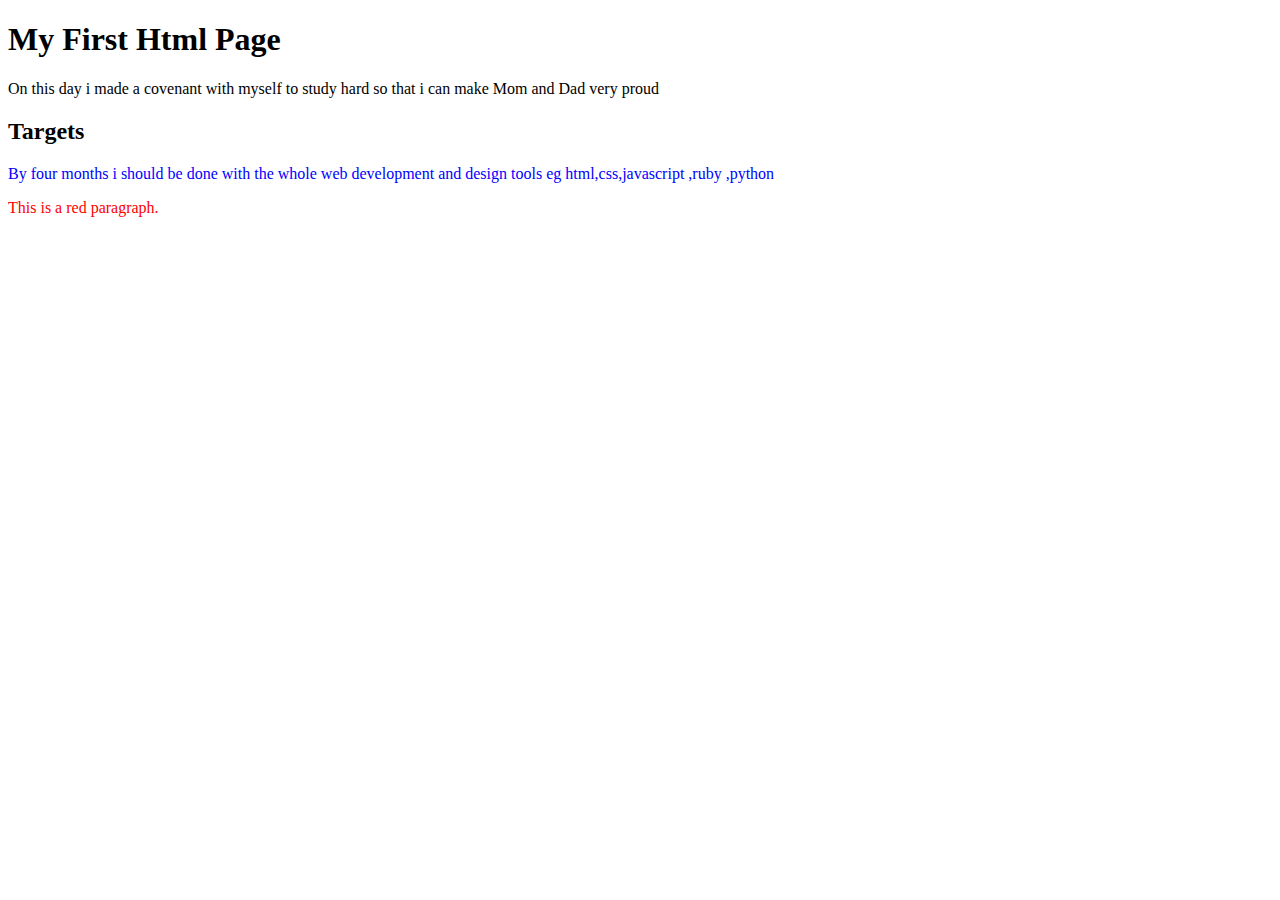
<file: index.html>
<!DOCTYPE html >
<html>       
    <body >
        
<h1>My First Html Page </h1>
<p1> On this day i made a covenant with myself to study hard so that i can make Mom and Dad very proud </p1>
<h2>Targets   </h2>
<p2 style="color:blue;" > By four months i should be done with the  whole web development and design tools eg html,css,javascript ,ruby ,python
    </p2>    
    <p style="color:red;">This is a red paragraph.</p>

    </body>
</html>
</file>
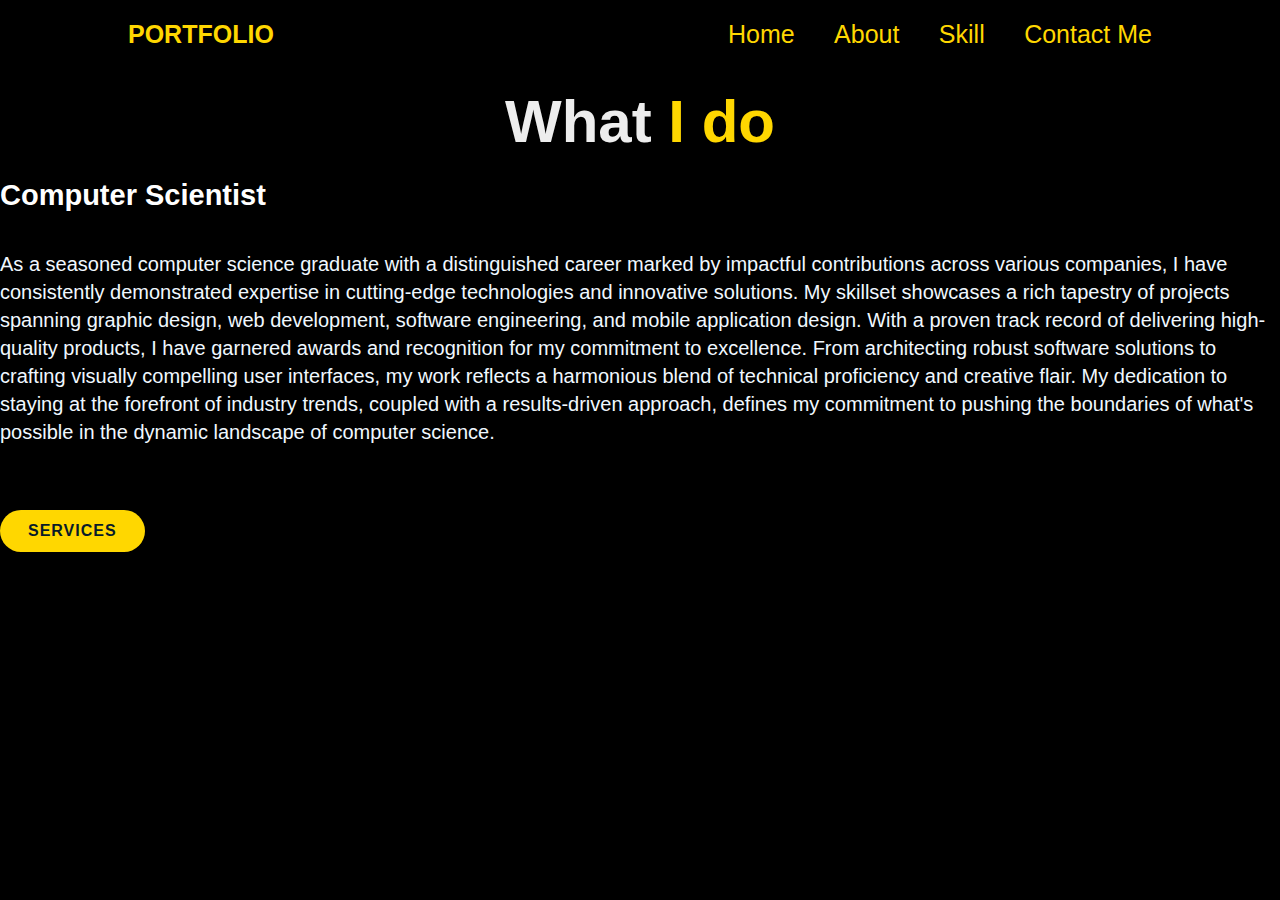
<file: about.html>
<<!-- IRKE KONZOLO
     SCT211-0081/2022
     INTERNET APPLICATION PROGRAMMING ICS-2203
     PERSONAL PORTFOLIO 
-->
<!DOCTYPE html>
<html lang="en">
<head>
	
    <meta charset="UTF-8">
    <meta http-equiv="X-UA-Compatible" content="IE=edge">
    <meta name="viewport" content="width=device-width, initial-scale=1.0">
	    <title>Portfolio</title>
    <link rel="stylesheet" href="stylesheet.css">
    <link href='https://unpkg.com/boxicons@2.1.4/css/boxicons.min.css' rel='stylesheet'>
	<link rel="stylesheet" href="https://cdnjs.cloudflare.com/ajax/libs/font-awesome/6.0.0/css/all.min.css" integrity="sha384-r0LR9P1aZ+iB+OM5ViMlZIbVaWAN5FfNOz5FvE5R+1RSwrP86Gcd/k2daD+J2z2" crossorigin="anonymous">
    <script src="script.js"></script>
</head>
<body>
    <header class="header" id="Home">
        <a href="#" class="logo">PORTFOLIO</a>
        <nav class="navbar">
            <a href="index1.html" style="---i:1"class="active">Home</a>
            <a href="about.html" style="---i:2"class="active">About</a>
            <a href="skills.html" style="---i:3"class="active">Skill</a>
            <a href="contacts.html" style="---i:5"class="active">Contact Me</a>
		</nav>
	</header>
  
    <section class="about" id="about">
        <div class="about-text">
            <div class="container_1">
            <h2><br>What <span>I do</span></h2>
            <h4>Computer Scientist</h4>
            <p>As a seasoned computer science graduate with a distinguished career marked by impactful contributions across various companies, I have consistently demonstrated expertise in cutting-edge technologies and innovative solutions. My skillset showcases a rich tapestry of projects spanning graphic design, web development, software engineering, and mobile application design. With a proven track record of delivering high-quality products, I have garnered awards and recognition for my commitment to excellence. From architecting robust software solutions to crafting visually compelling user interfaces, my work reflects a harmonious blend of technical proficiency and creative flair. My dedication to staying at the forefront of industry trends, coupled with a results-driven approach, defines my commitment to pushing the boundaries of what's possible in the dynamic landscape of computer science.
            </p>
                     <a href="skills.html" class="btn-box">SERVICES</a>
                     
                          
        </div>
        </div>
    </section>
    </html>
</file>
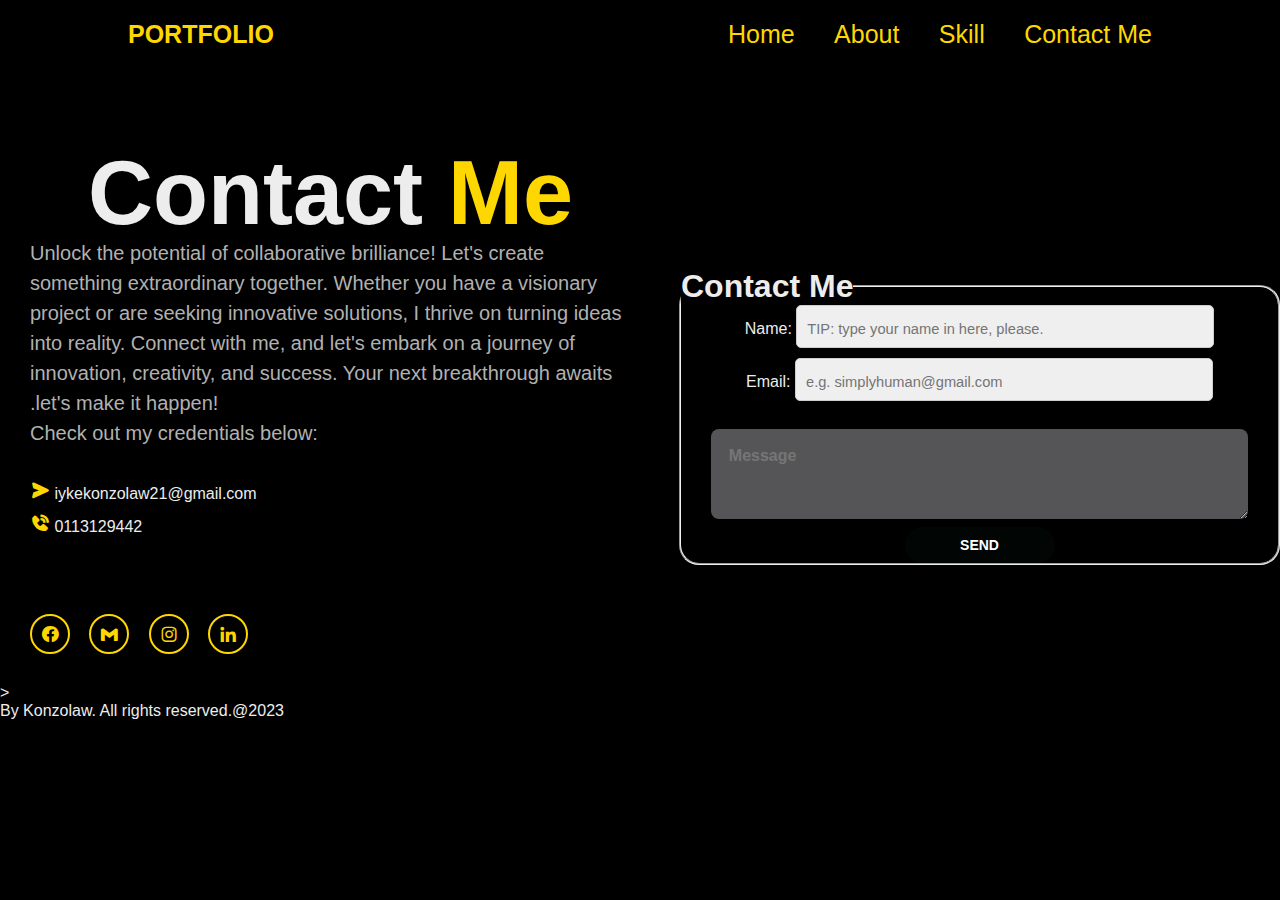
<file: contacts.html>
<<!-- IRKE KONZOLO
     SCT211-0081/2022
     INTERNET APPLICATION PROGRAMMING ICS-2203
     PERSONAL PORTFOLIO 
-->
<!DOCTYPE html>
<html lang="en">
<head>
	
    <meta charset="UTF-8">
    <meta http-equiv="X-UA-Compatible" content="IE=edge">
    <meta name="viewport" content="width=device-width, initial-scale=1.0">
	    <title>Portfolio</title>
    <link rel="stylesheet" href="stylesheet.css">
    <link href='https://unpkg.com/boxicons@2.1.4/css/boxicons.min.css' rel='stylesheet'>
	<link rel="stylesheet" href="https://cdnjs.cloudflare.com/ajax/libs/font-awesome/6.0.0/css/all.min.css" integrity="sha384-r0LR9P1aZ+iB+OM5ViMlZIbVaWAN5FfNOz5FvE5R+1RSwrP86Gcd/k2daD+J2z2" crossorigin="anonymous">
    <script src="script.js"></script>
</head>
<body>
    <header class="header" id="Home">
        <a href="#" class="logo">PORTFOLIO</a>
        <nav class="navbar">
            <a href="index1.html" style="---i:1"class="active">Home</a>
            <a href="about.html" style="---i:2"class="active">About</a>
            <a href="skills.html" style="---i:3"class="active">Skill</a>
            <a href="contacts.html" style="---i:5"class="active">Contact Me</a>
		</nav>
	</header>
    <section class="contact" id="contact">
        <div class="contact-text">
            <h2>Contact <span>Me</span></h2>
           
            <p>Unlock the potential of collaborative brilliance! Let's create something extraordinary together. Whether you have a visionary project or are seeking innovative solutions, I thrive on turning ideas into reality. Connect with me, and let's embark on a journey of innovation, creativity, and success. Your next breakthrough awaits .let's make it happen!<br>Check out my credentials below: </p>
                 <div class="contact-list"> 
                    <li><i class='bx bxs-send' ></i>  iykekonzolaw21@gmail.com</li>
                    <li><i class='bx bxs-phone-call' ></i>  0113129442</li>
                 </div>
                 <div class="contact-icons">
                    <a href="https://facebook.com/konzolaw""><i class='bx bxl-facebook-circle' ></i></a>
                    <a href="https://mail.google.com/iykekonzolaw21@gmail.com/"><i class='bx bxl-gmail' ></i></a>
                    <a href="https://instagram.com/konzolaw"><i class='bx bxl-instagram' ></i></a>
                    <a href="https://www.linkedin.com/in/IrkeKonzolo/"><i class='bx bxl-linkedin' ></i></a>
                 </div>
        </div>

        <div id="mail" class="section">
            <fieldset>
                <legend><h1><span>Contact Me</span></h1> </legend>
                <form >
                    <label for="name" id="name-label">Name:</label>
                    <input name="name" id="name" placeholder="TIP: type your name in here, please." type="text" *required /><br/>
                    <label for="mail" id="mail-label">Email:</label>
                    <input name="email" id="mail" placeholder="e.g. simplyhuman@gmail.com" type="email" *required /><br/>
 
                    <br>
 
                    <textarea name="message" placeholder="Message" *required ></textarea><br/>
                    <input type="submit" value="SEND" class="submit" />
                    
                 </form>
             </fieldset>
         </div>

    </section>
    <div class="last-text" id="footer-text"></div>>
        <p>By Konzolaw. All rights reserved.@2023 </p>
    </div>
</file>
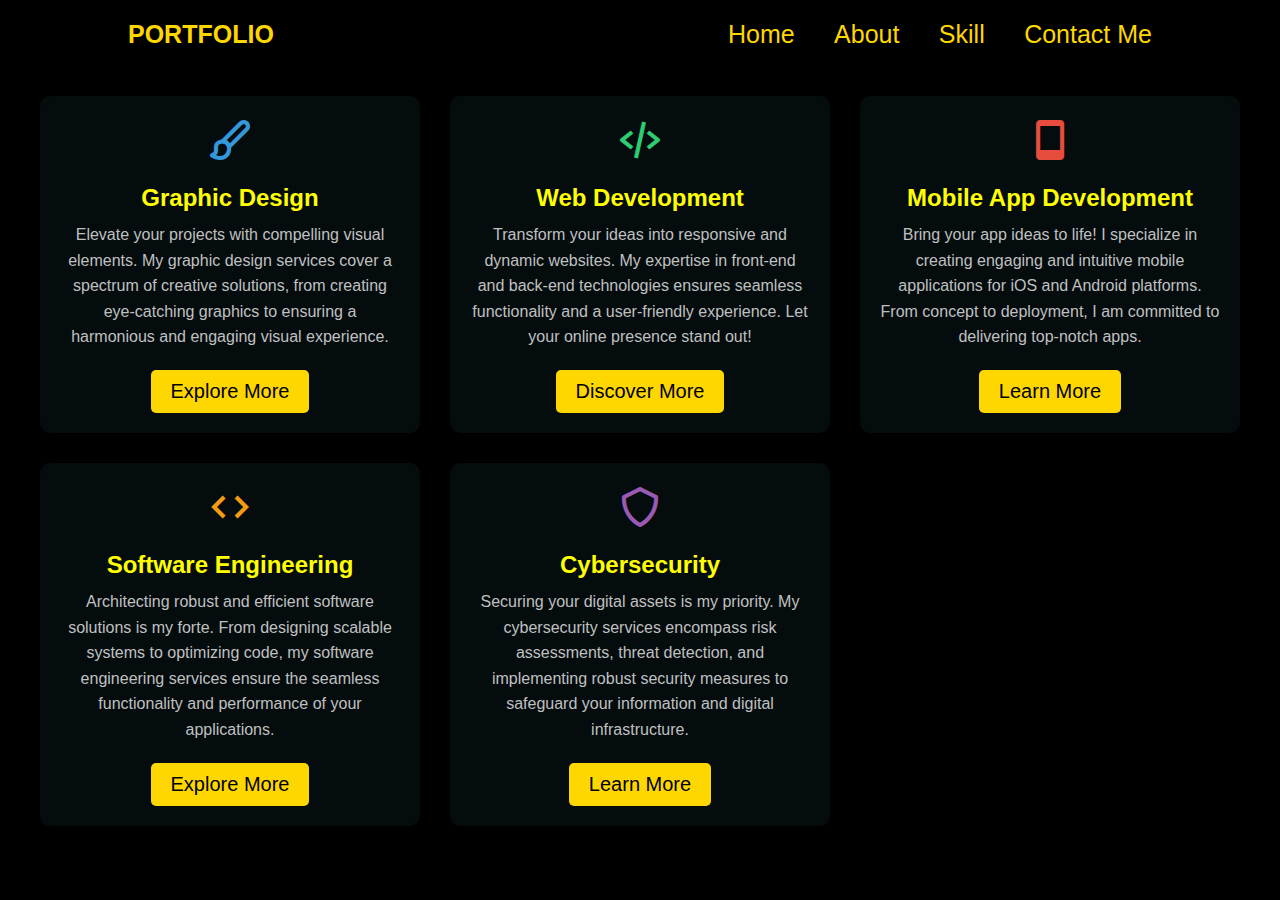
<file: skills.html>
<<!-- IRKE KONZOLO
     SCT211-0081/2022
     INTERNET APPLICATION PROGRAMMING ICS-2203
     PERSONAL PORTFOLIO 
-->
<!DOCTYPE html>
<html lang="en">
<head>
	
    <meta charset="UTF-8">
    <meta http-equiv="X-UA-Compatible" content="IE=edge">
    <meta name="viewport" content="width=device-width, initial-scale=1.0">
	    <title>Portfolio</title>
    <link rel="stylesheet" href="stylesheet.css">
    <link href='https://unpkg.com/boxicons@2.1.4/css/boxicons.min.css' rel='stylesheet'>
	<link rel="stylesheet" href="https://cdnjs.cloudflare.com/ajax/libs/font-awesome/6.0.0/css/all.min.css" integrity="sha384-r0LR9P1aZ+iB+OM5ViMlZIbVaWAN5FfNOz5FvE5R+1RSwrP86Gcd/k2daD+J2z2" crossorigin="anonymous">
    <script src="script.js"></script>
</head>
<body>
    <header class="header" id="Home">
        <a href="#" class="logo">PORTFOLIO</a>
        <nav class="navbar">
            <a href="index1.html" style="---i:1"class="active">Home</a>
            <a href="about.html" style="---i:2"class="active">About</a>
            <a href="skills.html" style="---i:3"class="active">Skill</a>
            <a href="contacts.html" style="---i:5"class="active">Contact Me</a>
		</nav>
	</header>
    <section>
        <div class="services" id="services">
            <div class="container">
                <h1 class="sub-title">Services<span>Offered</span></h1>
                <div class="services-list">
                    <div>
                        <i class='bx bx-paint' style='color: #3498db;'></i>
                        <h2>Graphic Design</h2>
                        <p>Elevate your projects with compelling visual elements. My graphic design services cover a spectrum of creative solutions, from creating eye-catching graphics to ensuring a harmonious and engaging visual experience.</p>
                        <a href="#" class="read">Explore More</a>
                    </div>
                    <div>
                        <i class='bx bx-code-alt' style='color: #2ecc71;'></i>
                        <h2>Web Development</h2>
                        <p>Transform your ideas into responsive and dynamic websites. My expertise in front-end and back-end technologies ensures seamless functionality and a user-friendly experience. Let your online presence stand out!</p>
                        <a href="#" class="read">Discover More</a>
                    </div>
                    <div>
                        <i class='bx bx-mobile' style='color: #e74c3c;'></i>
                        <h2>Mobile App Development</h2>
                        <p>Bring your app ideas to life! I specialize in creating engaging and intuitive mobile applications for iOS and Android platforms. From concept to deployment, I am committed to delivering top-notch apps.</p>
                        <a href="#" class="read">Learn More</a>
                    </div>
                    <div>
                        <i class='bx bx-code' style='color: #f39c12;'></i>
                        <h2>Software Engineering</h2>
                        <p>Architecting robust and efficient software solutions is my forte. From designing scalable systems to optimizing code, my software engineering services ensure the seamless functionality and performance of your applications.</p>
                        <a href="#" class="read">Explore More</a>
                    </div>
                    <div>
                        <i class='bx bx-shield' style='color: #9b59b6;'></i>
                        <h2>Cybersecurity</h2>
                        <p>Securing your digital assets is my priority. My cybersecurity services encompass risk assessments, threat detection, and implementing robust security measures to safeguard your information and digital infrastructure.</p>
                        <a href="#" class="read">Learn More</a>
                    </div>
                </div>
            </div>
        </div>
    </section>
</file>
<file: stylesheet.css>
*
{
    margin: 0;
    padding: 0;
    box-sizing: border-box;
    font-family: 'poppins' , sans-serif;
}
body
{
    color: #ededed;
    background: #000000;
}

.header
{
    position: fixed;
    top: 0;
    left: 0;
    width: 100%;
    padding: 20px 10%;
    background: #000000;
    display: flex;
    justify-content: space-between;
    align-items: center;
    z-index: 100;
}
.logo{
    position: relative;
    font-size: 25px;
    color: rgb(255, 215, 0);
    text-decoration: none;
    font-weight: 600;
}
.navbar a {
    display: inline-block;
    font-size: 25px;
    color: rgb(255, 215, 0);
    
    text-decoration: none;
    font-weight: 500;
    margin-left: 35px;
    transition: .3s;
}
.navbar a:hover{
    color: #fff;
    transform: translateY(-10px);
}


.silver-line {
    border: 5px solid silver; /* Set border style for the silver line */
    margin: 0; /* Remove default margin for the horizontal rule */
}
.home {
    position: relative;
    width: 100%;
    justify-content: space-between;
    height: 100vh;
    background-color:  #010205;
    background-size: cover;
    background-position: center;
    display: flex;
    justify-content: flex-end;
    align-items: centre;
    padding: 70px 10% 0;
}
.home-content {
    max-width:500px;
    
}
.home-content h3{
    font-size: 32px;
    font-weight: 700;
 }
.home-content h1 {
    font-size: 56px;
    font-weight: 700;
    margin: -3px 0;
    color:#ffd700
    }
.home-content h3 {
    color: silver;
}
.home-content p {
    font-size: 20px;
    color:silver;
}
.profile-image {
    width: 500px;
    margin-right: 50px; /* Adjust margin on the right side of the image */
    border-radius: 15px; /* Add rounded corners */
    height: auto; /* Maintain the aspect ratio */
}
.profile-image img {
    width: 100%;
    height: 100%;
    object-fit: cover; /* Maintain aspect ratio while covering the container */
}
.home-sci a {
    display: inline-flex;
    justify-content: center;
    align-items: center;
    width: 40px;
    height: 40px;
    background: transparent;
    border: 2px solid#ffd700;
    border-radius: 50%;
    font-size: 20px;
    color: #ffd700;
    text-decoration: none;
    margin: 30px 15px 0;
}
.home-sci a:hover {
    background: #ffd700;
    color: #081b29;
    box-shadow: 0 0 20px #ffd700;
}
.btn-box{
    display: inline-block;
    padding: 12px 28px;
    background: #ffd700;
    border-radius: 40px;
    font-size: 16px;
    color: #081b29;
    letter-spacing: 1px;
    text-decoration: none;
    font-weight: 600;
}
.btn-box:hover {
    box-shadow: 0 0 5px gold, 0 0 25px gold, 0 0 50px gold,
            0 0 10px gold, 0 0 20px gold;

}

.container_1 {
   width:100%;
    margin: 0 auto;
    background-color: #000;
    
}


.about-text h2 {
    font-size: 60px;
    text-align: center;
}
.about-text h2 span {
    color: #ffd700;
}
.about-text h4 {
    font-size: 29px;
    font-weight: 600;
    color: #fff;
    line-height: 1.7;
    margin: 15px 0 30px;
}
.about-text p{
    color: aliceblue;
    font-size: 20px;
    line-height: 1.4;
    margin-bottom: 4rem;
}

* {
    margin: 0;
    padding: 0;
    box-sizing: border-box;
    font-family: 'Poppins', sans-serif;
}

.container {
    max-width: 1200px;
    margin: 0 auto;
    background-color: #000;
}


.sub-title {
    font-size: 50px;
    font-weight: 700;
    color: whitesmoke;
    text-align: center;
    margin-bottom: 20px;
}

.sub-title span {
    color: gold;
}

.services-list {
    display: grid;
    grid-template-columns: repeat(auto-fit, minmax(300px, 1fr));
    gap: 30px;
}

.services-list div {
    background-color: #040c0e;
    padding: 20px;
    border-radius: 10px;
    text-align: center;
    box-shadow: 0 4px 8px rgba(0, 0, 0, 0.1);
    transition: transform 0.3s ease-in-out;
}

.services-list div:hover {
    transform: translateY(-10px);
    box-shadow: 0 0 20px rgba(255, 255, 255, 0.7); /* Add a white/silver box shadow on hover */
    
}

.services-list i {
    font-size: 48px;
    margin-bottom: 20px;
}

.services-list h2 {
    font-size: 24px;
    font-weight: 600;
    color: yellow;
    margin-bottom: 10px;
}

.services-list p {
    color: silver;
    font-size: 16px;
    line-height: 1.6;
    margin-bottom: 20px;
}

.read {
    display: inline-block;
    padding: 10px 20px;
    background-color: gold;
    font-size: 20px;
    color: #000000;
    text-decoration: none;
    border-radius: 5px;
    transition: background-color 0.3s ease-in-out;
}

.read:hover {
    background-color: silver;
}
.contact {
    display: grid;
    grid-template-columns: repeat(2,1fr);
    align-items: center;
    gap: 3rem;
    padding-left: 30px;
    margin-top: 130px;
}
.contact-text h2 {
    font-size: 90px;
    line-height: 1;
    text-align: center;
}
.contact-text h2 span {
    color: #ffd700;
}
.contact-text h4 {
    font-size: 15px 0;
    color: rgb(220,228,228);
    font-size: 20px;
    font-weight: 600;
}
.contact-text p {
    color: rgb(177, 177,177);
    font-size: 20px;
    line-height: 30px;
    margin-bottom: 2rem;
}
.contact-list {
    margin-bottom: 3rem;
}
.contact-list li {
    margin-bottom: 10px;
    display: block;
}
.contact-list i {
    display: inline-block;
    color: #ffd700;
    font-size: 20px;
    font-weight: 600;
    transition: all .40s ease;
}
.contact-list li a:hover{
    transform: scale(1.01) translateY(-5px);
    color: #ffd700;
}
.contact-icons i {
    display: inline-flex;
    justify-content: center;
    align-items: center;
    width: 40px;
    height: 40px;
    background: transparent;
    border: 2px solid #ffd700;
    border-radius: 50%;
    font-size: 20px;
    color: #ffd700;
    text-decoration: none;
    margin: 30px 15px 30px 0;
    transition: .5s ease;
}
.contact-icons i:hover{
    background: #ffd700;
    color: #000;
    box-shadow: 0 0 20px #ffd700;
}
.contact-form{
    position: relative;
}
form {
	text-align: center;
	margin-top: 0;
	height: auto;
	width: auto;
}
.submit {
	background-color: #010605;
    width: 150px;
    font-size: 14px;
	padding: 10px 20px;
	border-radius: 20px;
	cursor: pointer;
	color: #ffffff;
	border: none;
	outline: none;
	margin: 0;
	font-weight: bold;
}
.submit:hover {
	background-color: #ffd700;
}
textarea {
	height: 90px;
}
input, textarea {
	margin-bottom: 10px;
	font-size: 11pt;
	padding: 15px 10px 10px;
	border: 1px solid #cecece;
	background-color: #efefef;
	color: #787575;
	border-radius: 5px;
	width: 70%;
	outline: none;
}

fieldset {
    border-radius: 20px;
}
.contact-form form input,form textarea {
    border: none;
    outline: none;
    width: 90%;
    padding: 18px;
    background: #555557;
    color: #000;
    font-size: 1rem;
    font-weight: 600;
    margin-bottom: 0.5rem;
    border-radius: 0.5rem;
}
.contact-form textarea {
    resize: none;
    height: 220px;
}
.contact-form form .send{
    display: inline-block;
    padding: 14px 60px;
    background: #ffd700;
    border-radius: 40px;
    font-size: 18px;
    color: #081b29;
    letter-spacing: 1px;
    text-decoration: none;
    font-weight: 600;
    box-shadow: 0 0 5px #ffd700,0 0 25px #ffd700;

}
.contact-form form .send:hover{
    box-shadow: 0 0 5px cyan , 0 0 25px cyan, 0 0 50px cyan ,
    0 0 10px cyan,  0 0 20px cyan;

}

.last-text {
    opacity: 0; /* Initially set opacity to 0 */
    position: fixed;
    bottom: 0;
    left: 0;
    width: 100%;
    background-color: #000;
    color: #fff;
    padding: 10px;
    text-align: center;
    font-size: 14px;
    transition: opacity 0.5s ease; /* Apply a smooth transition */
}

/* Add this to reveal the footer with animation */
body:hover .last-text {
    opacity: 1;
}
</file>
